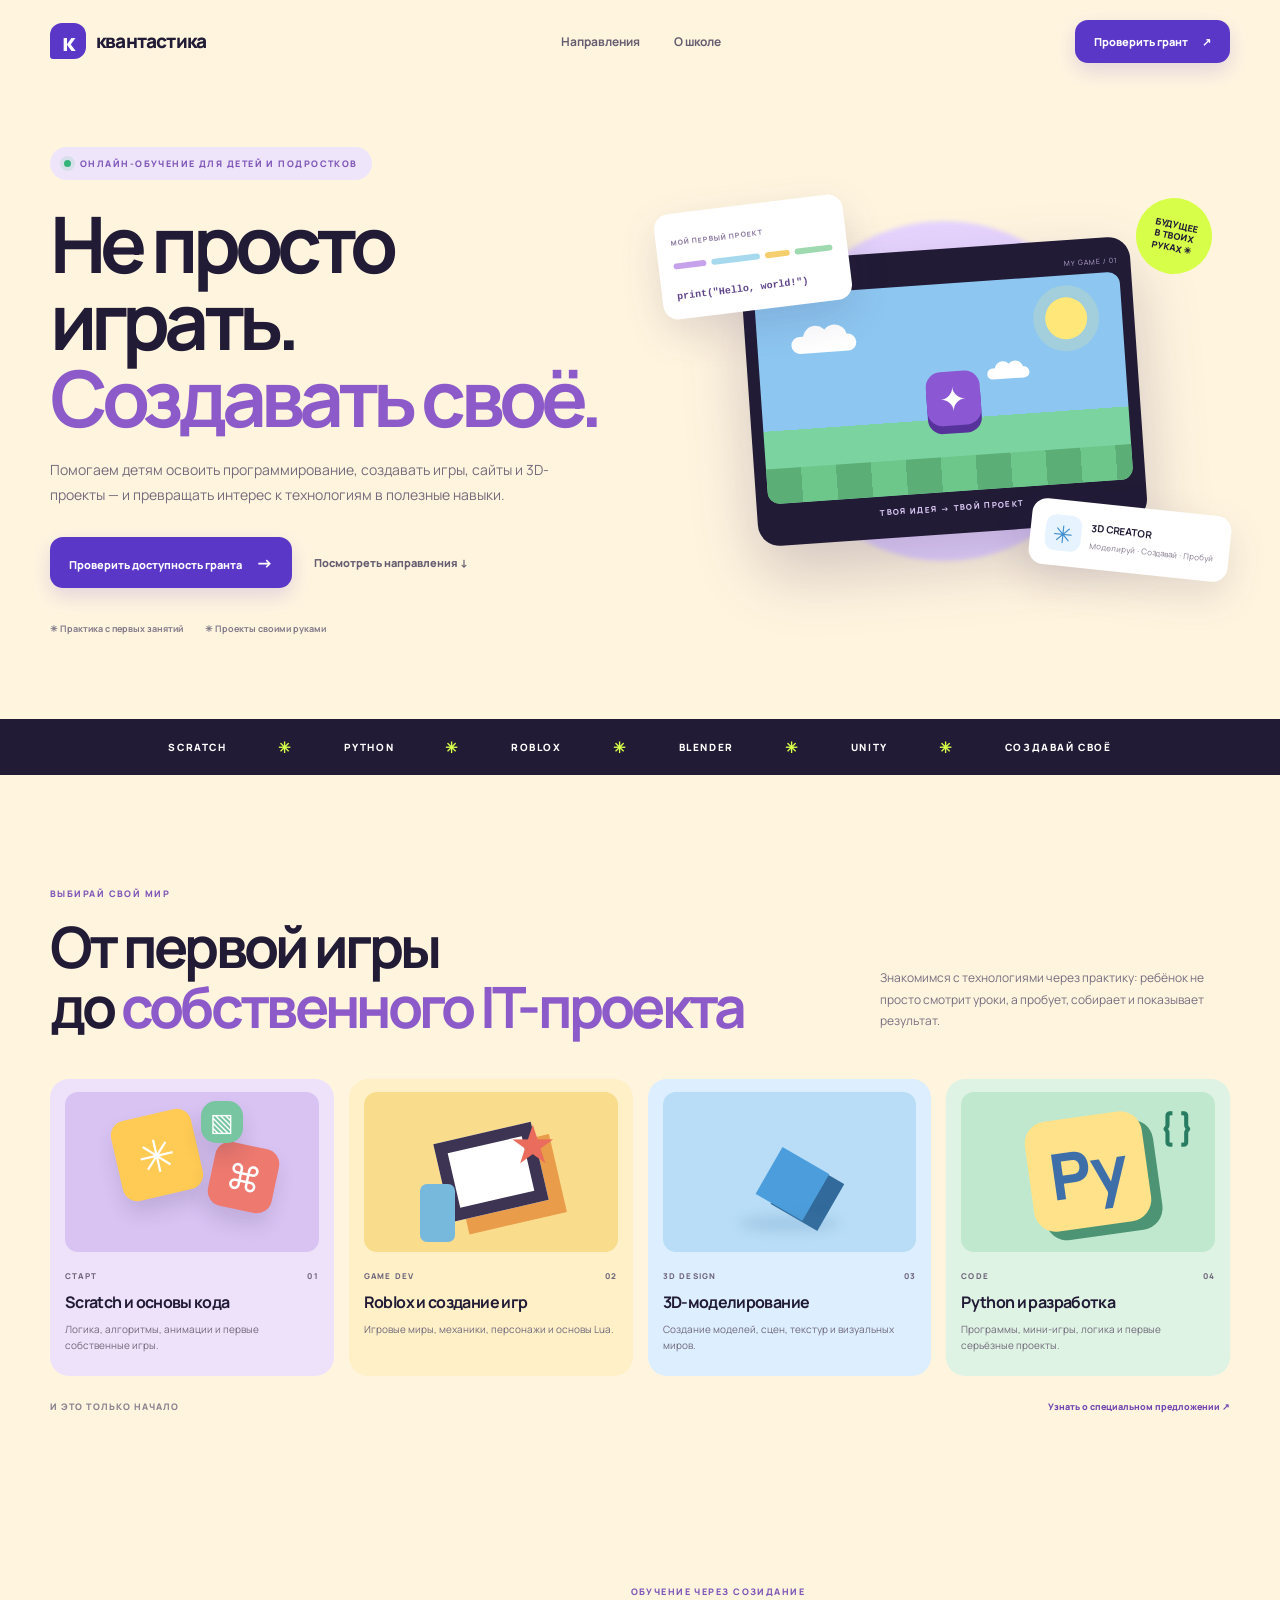
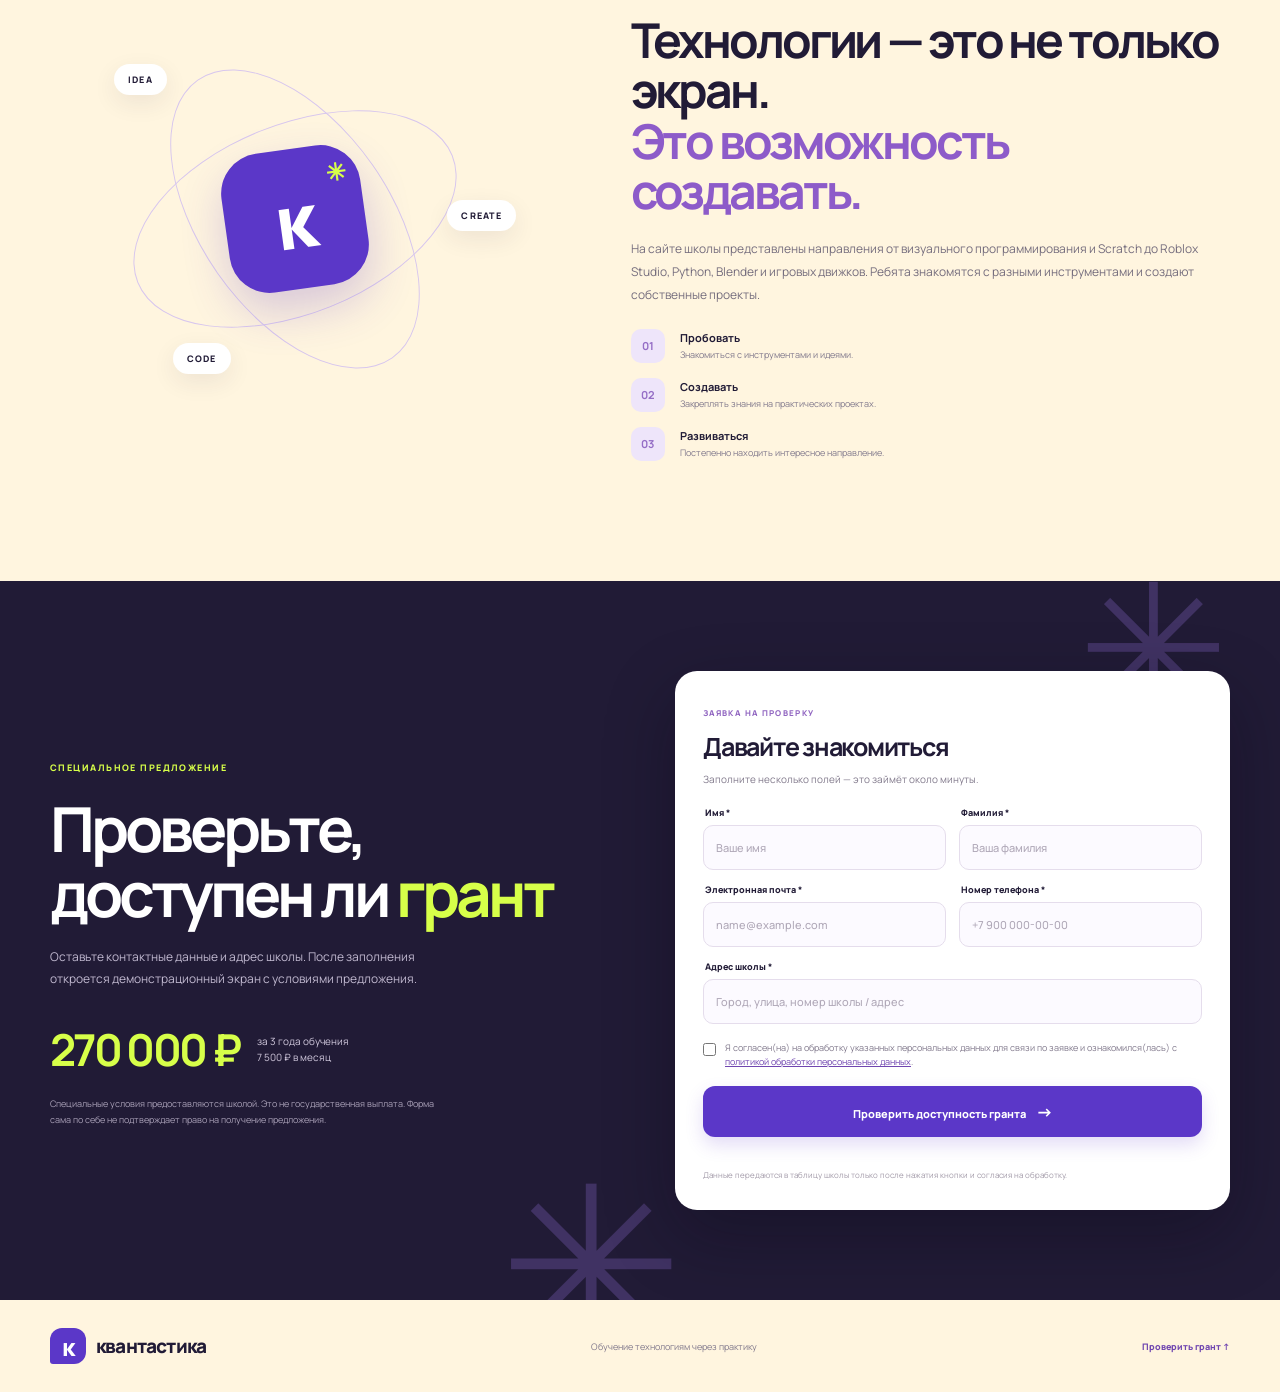
<file: index.html>
<!doctype html>
<html lang="ru"><head><meta charset="UTF-8"><meta name="viewport" content="width=device-width, initial-scale=1"><meta name="theme-color" content="#fff5df"><meta name="description" content="Квантастика — обучение программированию, созданию игр и 3D-моделей для детей."><title>Квантастика — проверьте доступность специального предложения</title><link rel="preconnect" href="https://fonts.googleapis.com"><link rel="preconnect" href="https://fonts.gstatic.com" crossorigin><link href="https://fonts.googleapis.com/css2?family=Manrope:wght@400;500;600;700;800;900&display=swap" rel="stylesheet"><link rel="stylesheet" href="styles.css"></head>
<body>
<header class="site-header"><a class="brand" href="#home"><span class="brand-mark">к</span><span>квантастика</span></a><nav><a href="#courses">Направления</a><a href="#about">О школе</a></nav><a class="header-cta" href="#grant">Проверить грант <span>↗</span></a></header>
<main>
<section class="hero" id="home"><div class="hero-copy"><div class="hero-pill"><span></span> ОНЛАЙН-ОБУЧЕНИЕ ДЛЯ ДЕТЕЙ И ПОДРОСТКОВ</div><h1>Не просто играть.<br><em>Создавать своё.</em></h1><p>Помогаем детям освоить программирование, создавать игры, сайты и 3D-проекты — и превращать интерес к технологиям в полезные навыки.</p><div class="hero-actions"><a class="primary-cta" href="#grant">Проверить доступность гранта <span>→</span></a><a class="text-cta" href="#courses">Посмотреть направления ↓</a></div><div class="hero-trust"><span>✳ Практика с первых занятий</span><span>✳ Проекты своими руками</span></div></div><div class="hero-art"><div class="art-glow"></div><div class="floating-card card-code"><span class="mini-label">МОЙ ПЕРВЫЙ ПРОЕКТ</span><div class="code-lines"><i></i><i></i><i></i><i></i></div><b>print("Hello, world!")</b></div><div class="art-screen"><div class="screen-top"><i></i><i></i><i></i><span>MY GAME / 01</span></div><div class="pixel-world"><div class="sun"></div><div class="cloud cloud-a"></div><div class="cloud cloud-b"></div><div class="pixel-character">✦</div><div class="ground"></div></div><div class="screen-caption">ТВОЯ ИДЕЯ → ТВОЙ ПРОЕКТ</div></div><div class="floating-card card-3d"><span>✳</span><b>3D CREATOR</b><small>Моделируй · Создавай · Пробуй</small></div><div class="sticker">БУДУЩЕЕ<br>В ТВОИХ<br>РУКАХ ✳</div></div></section>
<div class="ticker"><span>SCRATCH</span><b>✳</b><span>PYTHON</span><b>✳</b><span>ROBLOX</span><b>✳</b><span>BLENDER</span><b>✳</b><span>UNITY</span><b>✳</b><span>СОЗДАВАЙ СВОЁ</span></div>
<section class="courses section" id="courses"><div class="section-heading"><div><span class="section-kicker">ВЫБИРАЙ СВОЙ МИР</span><h2>От первой игры<br>до <em>собственного IT-проекта</em></h2></div><p>Знакомимся с технологиями через практику: ребёнок не просто смотрит уроки, а пробует, собирает и показывает результат.</p></div><div class="course-grid">
<article class="course-card course-purple"><div class="course-art art-scratch"><span class="shape shape-one">✳</span><span class="shape shape-two">⌘</span><span class="shape shape-three">▧</span></div><div class="course-meta"><span>СТАРТ</span><span>01</span></div><h3>Scratch и основы кода</h3><p>Логика, алгоритмы, анимации и первые собственные игры.</p></article>
<article class="course-card course-yellow"><div class="course-art art-roblox"><span class="roblox-block"></span><span class="roblox-ball">★</span><span class="roblox-tower"></span></div><div class="course-meta"><span>GAME DEV</span><span>02</span></div><h3>Roblox и создание игр</h3><p>Игровые миры, механики, персонажи и основы Lua.</p></article>
<article class="course-card course-blue"><div class="course-art art-blender"><span class="cube3d">◆</span><span class="cube-shadow"></span></div><div class="course-meta"><span>3D DESIGN</span><span>03</span></div><h3>3D-моделирование</h3><p>Создание моделей, сцен, текстур и визуальных миров.</p></article>
<article class="course-card course-green"><div class="course-art art-python"><span class="python-symbol">Py</span><span class="python-bracket">{ }</span></div><div class="course-meta"><span>CODE</span><span>04</span></div><h3>Python и разработка</h3><p>Программы, мини-игры, логика и первые серьёзные проекты.</p></article>
</div><div class="courses-bottom"><span>И ЭТО ТОЛЬКО НАЧАЛО</span><a href="#grant">Узнать о специальном предложении ↗</a></div></section>
<section class="about section" id="about"><div class="about-visual"><div class="about-orbit orbit-one"></div><div class="about-orbit orbit-two"></div><div class="about-center">к<span>✳</span></div><div class="about-tag tag-a">IDEA</div><div class="about-tag tag-b">CREATE</div><div class="about-tag tag-c">CODE</div></div><div class="about-copy"><span class="section-kicker">ОБУЧЕНИЕ ЧЕРЕЗ СОЗИДАНИЕ</span><h2>Технологии — это не только экран.<br><em>Это возможность создавать.</em></h2><p>На сайте школы представлены направления от визуального программирования и Scratch до Roblox Studio, Python, Blender и игровых движков. Ребята знакомятся с разными инструментами и создают собственные проекты.</p><div class="about-points"><div><b>01</b><span><strong>Пробовать</strong><small>Знакомиться с инструментами и идеями.</small></span></div><div><b>02</b><span><strong>Создавать</strong><small>Закреплять знания на практических проектах.</small></span></div><div><b>03</b><span><strong>Развиваться</strong><small>Постепенно находить интересное направление.</small></span></div></div></div></section>
<section class="grant-section" id="grant"><div class="grant-decoration decor-a">✳</div><div class="grant-decoration decor-b">✳</div><div class="grant-intro"><span class="grant-kicker">СПЕЦИАЛЬНОЕ ПРЕДЛОЖЕНИЕ</span><h2>Проверьте,<br>доступен ли <em>грант</em></h2><p>Оставьте контактные данные и адрес школы. После заполнения откроется демонстрационный экран с условиями предложения.</p><div class="grant-price"><strong>270 000 ₽</strong><span>за 3 года обучения<br>7 500 ₽ в месяц</span></div><small class="grant-disclaimer">Специальные условия предоставляются школой. Это не государственная выплата. Форма сама по себе не подтверждает право на получение предложения.</small></div>
<form class="lead-form" id="leadForm"><div class="form-heading"><span>ЗАЯВКА НА ПРОВЕРКУ</span><h3>Давайте знакомиться</h3><p>Заполните несколько полей — это займёт около минуты.</p></div><div class="form-grid"><div class="field"><label for="firstName">Имя *</label><input id="firstName" name="firstName" autocomplete="given-name" placeholder="Ваше имя" required maxlength="60"></div><div class="field"><label for="lastName">Фамилия *</label><input id="lastName" name="lastName" autocomplete="family-name" placeholder="Ваша фамилия" required maxlength="80"></div><div class="field"><label for="email">Электронная почта *</label><input id="email" name="email" type="email" autocomplete="email" placeholder="name@example.com" required maxlength="120"></div><div class="field"><label for="phone">Номер телефона *</label><input id="phone" name="phone" type="tel" autocomplete="tel" placeholder="+7 900 000-00-00" required minlength="7" maxlength="30"></div><div class="field field-wide"><label for="schoolAddress">Адрес школы *</label><input id="schoolAddress" name="schoolAddress" autocomplete="street-address" placeholder="Город, улица, номер школы / адрес" required minlength="3" maxlength="180"></div></div><label class="consent"><input type="checkbox" id="consent" required><span>Я согласен(на) на обработку указанных персональных данных для связи по заявке и ознакомился(лась) с <a href="PRIVACY_POLICY_URL" target="_blank" rel="noopener">политикой обработки персональных данных</a>.</span></label><button class="submit-lead" id="submitLead" type="submit">Проверить доступность гранта <span>→</span></button><p class="form-status" id="formStatus" role="status"></p><p class="form-privacy">Данные передаются в таблицу школы только после нажатия кнопки и согласия на обработку.</p></form></section>
<div class="checking-overlay" id="checkingOverlay" aria-hidden="true"><div class="checking-panel" role="dialog" aria-modal="true" aria-labelledby="checkingTitle"><div class="checking-brand"><span class="brand-mark">к</span><span>квантастика</span></div><div class="checking-orbit" aria-hidden="true"><div class="orbit-ring orbit-ring-a"></div><div class="orbit-ring orbit-ring-b"></div><div class="orbit-core"><span class="orbit-core-dot"></span></div><span class="orbit-node node-a">✳</span><span class="orbit-node node-b">⌘</span><span class="orbit-node node-c">✓</span></div><span class="checking-kicker">ОБРАБОТКА ЗАЯВКИ</span><h2 id="checkingTitle">Проверяем данные</h2><p class="checking-description" id="checkingDescription">Пожалуйста, подождите немного. Это займёт около 10 секунд.</p><div class="checking-steps"><div class="checking-step active"><span class="step-icon">01</span><span><b>Проверяем заполнение</b><small>Смотрим, все ли данные указаны</small></span><i></i></div><div class="checking-step"><span class="step-icon">02</span><span><b>Обрабатываем адрес</b><small>Готовим информацию для результата</small></span><i></i></div><div class="checking-step"><span class="step-icon">03</span><span><b>Готовим результат</b><small>Собираем демонстрационный экран</small></span><i></i></div></div><div class="checking-progress"><span id="checkingProgress"></span></div><div class="checking-foot"><span>ОБРАБОТКА ЗАЯВКИ</span><b id="checkingPercent">0%</b></div></div></div><footer class="site-footer"><a class="brand" href="#home"><span class="brand-mark">к</span><span>квантастика</span></a><span>Обучение технологиям через практику</span><a href="#grant">Проверить грант ↑</a></footer>
</main><script src="app.js"></script></body></html>
</file>
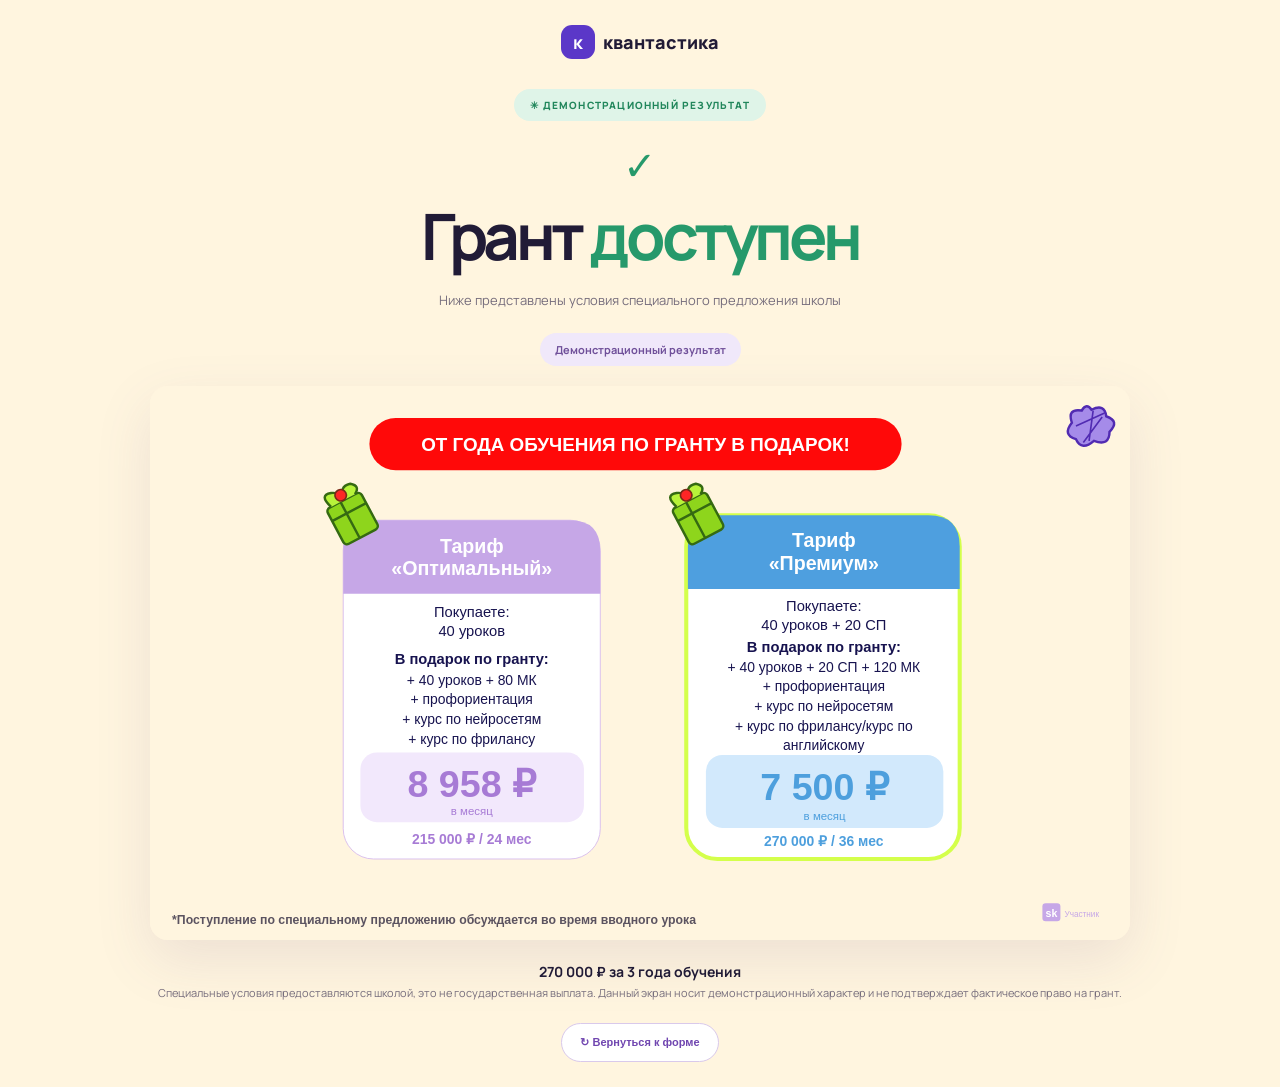
<file: result.html>
<!doctype html><html lang="ru"><head><meta charset="UTF-8"><meta name="viewport" content="width=device-width,initial-scale=1"><meta name="theme-color" content="#fff5df"><title>Результат — специальное предложение</title><link rel="preconnect" href="https://fonts.googleapis.com"><link href="https://fonts.googleapis.com/css2?family=Manrope:wght@400;500;600;700;800;900&display=swap" rel="stylesheet"><style>*{box-sizing:border-box}body{margin:0;min-height:100vh;background:#fff5df;color:#211b36;font-family:Manrope,Arial,sans-serif;display:grid;place-items:center;padding:25px}.card{width:min(980px,100%);text-align:center}.brand{font-weight:900;font-size:18px;margin-bottom:30px}.brand b{display:inline-grid;place-items:center;background:#5b37c8;color:#fff;width:34px;height:34px;border-radius:11px;margin-right:8px}.pill{display:inline-block;background:#dff4e8;color:#21865b;border-radius:99px;padding:9px 16px;font-size:10px;font-weight:900;letter-spacing:.12em}.check{font-size:40px;color:#26996b;margin:16px 0 0}.title{font-size:clamp(38px,6vw,64px);letter-spacing:-.07em;margin:0}.title em{font-style:normal;color:#26996b}.subtitle{color:#766d7c;font-size:13px;margin:12px 0 24px}.school{display:inline-block;background:#f0e8fa;color:#70509a;padding:9px 15px;border-radius:99px;font-size:11px;font-weight:700;margin-bottom:20px}.offer{width:100%;height:auto;display:block;border-radius:18px;box-shadow:0 20px 55px #6f5b8420}.note{font-size:11px;line-height:1.7;color:#766d7c;margin:20px auto}.note strong{color:#211b36;font-size:14px}.again{border:1px solid #d9c9eb;background:#fff;color:#7046b0;border-radius:99px;padding:12px 18px;font-weight:800;font-size:11px;cursor:pointer}@media(max-width:600px){body{padding:14px}.offer{border-radius:10px}.school{border-radius:12px;overflow-wrap:anywhere}}</style></head><body><main class="card"><div class="brand"><b>к</b>квантастика</div><span class="pill">✳ ДЕМОНСТРАЦИОННЫЙ РЕЗУЛЬТАТ</span><div class="check">✓</div><h1 class="title">Грант <em>доступен</em></h1><p class="subtitle">Ниже представлены условия специального предложения школы</p><div class="school" id="school"></div><img class="offer" src="grant-offer.svg" alt="Сравнение тарифов: Премиум 270 000 рублей за 36 месяцев, 7 500 рублей в месяц"><p class="note"><strong>270 000 ₽ за 3 года обучения</strong><br>Специальные условия предоставляются школой, это не государственная выплата. Данный экран носит демонстрационный характер и не подтверждает фактическое право на грант.</p><button class="again" onclick="location.href='index.html#grant'">↻ Вернуться к форме</button></main><script>const address=new URLSearchParams(location.search).get("school")||"";document.querySelector("#school").textContent=address?"Адрес школы: "+address:"Демонстрационный результат";</script></body></html>
</file>
<file: styles.css>
:root{--ink:#211b36;--cream:#fff5df;--purple:#a77bd5;--blue:#4b9edb;--lime:#d7ff49;--green:#29a76f;--muted:#81798c}*{box-sizing:border-box}html{scroll-behavior:smooth}body{margin:0;background:var(--cream);color:var(--ink);font-family:Manrope,Arial,sans-serif}a{color:inherit;text-decoration:none}.site-header{height:82px;max-width:1240px;padding:0 30px;margin:auto;display:flex;align-items:center;justify-content:space-between}.brand{display:flex;align-items:center;gap:10px;font-size:19px;font-weight:900;letter-spacing:-.8px}.brand-mark{width:36px;height:36px;border-radius:12px 12px 12px 3px;background:#5b37c8;color:#fff;display:grid;place-items:center;font-size:24px}.site-header nav{display:flex;gap:34px;font-size:12px;font-weight:700;color:#655d70}.site-header nav a:hover,.text-cta:hover{color:#8152c4}.header-cta,.primary-cta{background:#5b37c8;color:#fff;border-radius:13px;padding:14px 19px;font-size:11px;font-weight:800;box-shadow:0 8px 20px #5b37c82c;transition:.2s}.header-cta span{margin-left:12px}.header-cta:hover,.primary-cta:hover{background:#4425a6;transform:translateY(-2px)}.hero{max-width:1240px;margin:0 auto;padding:65px 30px 84px;display:grid;grid-template-columns:1fr 1fr;align-items:center;gap:35px;min-height:570px}.hero-pill,.section-kicker,.grant-kicker{font-size:9px;font-weight:900;letter-spacing:.16em;color:#8057b8}.hero-pill{display:inline-flex;align-items:center;gap:9px;background:#eee5fa;border-radius:99px;padding:10px 14px}.hero-pill span{width:7px;height:7px;border-radius:50%;background:#35b47a;box-shadow:0 0 0 4px #35b47a20}.hero h1{font-size:clamp(48px,6.4vw,78px);line-height:.99;letter-spacing:-.075em;margin:25px 0 20px}.hero h1 em,.section h2 em,.grant-intro h2 em{font-style:normal;color:#8d5bc9}.hero-copy>p{max-width:500px;font-size:14px;line-height:1.8;color:#746c7c}.hero-actions{display:flex;align-items:center;gap:22px;margin-top:30px}.primary-cta span{margin-left:12px;font-size:17px}.text-cta{font-size:11px;font-weight:800;color:#655d70}.hero-trust{display:flex;gap:22px;margin-top:34px;color:#827a89;font-size:9px;font-weight:700}.hero-art{height:420px;position:relative;display:grid;place-items:center}.art-glow{position:absolute;width:340px;height:340px;border-radius:50%;background:#e7d5ff;filter:blur(2px)}.art-screen{position:relative;width:min(390px,90%);height:285px;border-radius:22px;background:#211b36;padding:12px;box-shadow:0 28px 65px #38235a3b;transform:rotate(-4deg)}.screen-top{height:23px;display:flex;align-items:center;gap:5px;color:#b8a6d1;font-size:7px;letter-spacing:.15em}.screen-top i{width:6px;height:6px;border-radius:50%;background:#fa837d}.screen-top i:nth-child(2){background:#f5cb58}.screen-top i:nth-child(3){background:#76d69a}.screen-top span{margin-left:auto}.pixel-world{height:208px;position:relative;overflow:hidden;border-radius:12px;background:linear-gradient(#8dc7f1 0 65%,#7bd4a0 65%)}.sun{position:absolute;right:35px;top:22px;width:42px;height:42px;background:#ffe77a;border-radius:50%;box-shadow:0 0 0 12px #ffe77a30}.cloud{position:absolute;width:65px;height:17px;border-radius:99px;background:#fff}.cloud:before,.cloud:after{content:"";position:absolute;background:#fff;border-radius:50%;width:25px;height:25px;top:-10px}.cloud:before{left:12px}.cloud:after{right:9px}.cloud-a{left:34px;top:43px}.cloud-b{right:85px;top:85px;transform:scale(.65)}.pixel-character{position:absolute;z-index:2;left:45%;top:88px;width:54px;height:54px;border-radius:15px;background:#8c57d2;color:#fff;display:grid;place-items:center;font-size:33px;box-shadow:0 8px 0 #56329b}.ground{position:absolute;bottom:0;height:35px;width:100%;background:repeating-linear-gradient(90deg,#5baf76 0 35px,#6dc78a 35px 70px)}.screen-caption{color:#d9c7f2;font-size:8px;font-weight:800;letter-spacing:.17em;text-align:center;padding-top:10px}.floating-card{position:absolute;z-index:3;background:#fff;border-radius:15px;padding:15px;box-shadow:0 15px 40px #38235a24}.card-code{top:23px;left:0;width:190px;transform:rotate(-7deg)}.mini-label{font-size:7px;letter-spacing:.15em;color:#8e7ca4;font-weight:900}.code-lines{display:flex;gap:5px;margin:13px 0}.code-lines i{height:6px;width:33px;border-radius:9px;background:#c6a2ed}.code-lines i:nth-child(2){width:49px;background:#a6d9ee}.code-lines i:nth-child(3){width:25px;background:#f5ce6d}.code-lines i:nth-child(4){width:38px;background:#9ed9b0}.card-code b{font-family:monospace;font-size:10px;color:#60458a}.card-3d{bottom:28px;right:0;display:grid;grid-template-columns:36px 1fr;column-gap:9px;align-items:center;transform:rotate(6deg)}.card-3d>span{grid-row:span 2;width:36px;height:36px;background:#e7f4ff;border-radius:10px;display:grid;place-items:center;color:#438fce;font-size:24px}.card-3d b{font-size:10px}.card-3d small{font-size:8px;color:#81798c}.sticker{position:absolute;right:18px;top:17px;width:76px;height:76px;background:#d7ff49;border-radius:50%;display:grid;place-content:center;text-align:center;font-size:9px;font-weight:900;line-height:1.25;transform:rotate(12deg)}.ticker{height:56px;background:#211b36;color:#fff;display:flex;align-items:center;justify-content:center;gap:clamp(15px,4vw,54px);font-size:10px;letter-spacing:.16em;font-weight:900;overflow:hidden;white-space:nowrap}.ticker b{color:#d7ff49;font-size:15px}.section{max-width:1240px;margin:auto;padding:105px 30px}.section-heading{display:flex;justify-content:space-between;align-items:end;gap:35px;margin-bottom:42px}.section h2,.grant-intro h2{font-size:clamp(36px,5vw,57px);line-height:1.05;letter-spacing:-.065em;margin:15px 0 0}.section-heading>p{max-width:350px;color:#776f80;font-size:12px;line-height:1.8;margin:0 0 5px}.course-grid{display:grid;grid-template-columns:repeat(4,1fr);gap:15px}.course-card{border-radius:19px;padding:13px 15px 22px;min-width:0}.course-purple{background:#eee2fb}.course-yellow{background:#fff0c8}.course-blue{background:#dceeff}.course-green{background:#dff3e4}.course-art{height:160px;border-radius:13px;position:relative;overflow:hidden;display:grid;place-items:center}.art-scratch{background:#d8c3f3}.shape{position:absolute;display:grid;place-items:center;border-radius:15px;box-shadow:0 12px 20px #34244a24}.shape-one{width:82px;height:82px;background:#ffcb54;color:#fff;font-size:45px;left:20%;top:22px;transform:rotate(-13deg)}.shape-two{width:65px;height:65px;background:#ed796f;color:white;font-size:35px;right:17%;top:53px;transform:rotate(12deg)}.shape-three{width:42px;height:42px;background:#78c5a2;color:#fff;font-size:25px;right:30%;top:9px}.art-roblox{background:#f9dc8c}.roblox-block{width:100px;height:80px;background:#fff;border:12px solid #3d3453;transform:rotate(-13deg);box-shadow:15px 16px 0 #e99c49}.roblox-ball{position:absolute;font-size:53px;color:#e96c5c;right:24%;top:15px}.roblox-tower{position:absolute;width:35px;height:58px;background:#77b9dc;left:22%;bottom:10px;border-radius:7px}.art-blender{background:#b9ddf6}.cube3d{font-size:100px;color:#4b9edb;text-shadow:12px 14px 0 #316a9b;transform:rotate(-15deg)}.cube-shadow{position:absolute;width:100px;height:17px;background:#4a82ad33;border-radius:50%;bottom:20px;filter:blur(6px)}.art-python{background:#bfe8ce}.python-symbol{font-size:64px;font-weight:900;color:#3e6fa9;background:#ffe28a;border-radius:22px;padding:12px 20px;transform:rotate(-8deg);box-shadow:10px 10px 0 #4c9474}.python-bracket{position:absolute;right:20px;top:14px;font-size:32px;font-weight:900;color:#287c62}.course-meta{display:flex;justify-content:space-between;font-size:8px;font-weight:900;letter-spacing:.15em;color:#71677d;margin:18px 0 10px}.course-card h3{font-size:16px;letter-spacing:-.04em;margin:0 0 8px}.course-card p{font-size:10px;line-height:1.65;color:#70697a;margin:0}.courses-bottom{display:flex;justify-content:space-between;margin-top:24px;font-size:9px;font-weight:900;letter-spacing:.12em;color:#8a8290}.courses-bottom a{color:#7046b0;letter-spacing:0}.about{display:grid;grid-template-columns:.9fr 1.1fr;gap:90px;align-items:center;padding-top:60px;padding-bottom:120px}.about-visual{height:390px;position:relative;display:grid;place-items:center}.about-orbit{position:absolute;border:1px solid #d8c7ee;border-radius:50%;transform:rotate(-22deg)}.orbit-one{width:340px;height:190px}.orbit-two{width:340px;height:190px;transform:rotate(55deg)}.about-center{width:140px;height:140px;border-radius:40px;background:#5b37c8;color:white;display:grid;place-content:center;text-align:center;font-size:75px;font-weight:900;box-shadow:0 20px 45px #5b37c83c;transform:rotate(-8deg)}.about-center span{position:absolute;font-size:24px;right:13px;top:12px;color:#d7ff49}.about-tag{position:absolute;padding:9px 14px;border-radius:99px;background:#fff;box-shadow:0 8px 25px #35214b15;font-size:9px;font-weight:900;letter-spacing:.14em}.tag-a{top:40px;left:13%}.tag-b{right:5%;top:45%}.tag-c{bottom:40px;left:25%}.about-copy h2{font-size:clamp(34px,4vw,48px)}.about-copy>p{font-size:12px;line-height:1.9;color:#756d7d;margin:22px 0}.about-points{display:grid;gap:15px}.about-points>div{display:flex;align-items:center;gap:15px}.about-points b{font-size:11px;color:#956ec6;background:#eee5fa;width:34px;height:34px;border-radius:10px;display:grid;place-items:center}.about-points span{display:grid;gap:3px}.about-points strong{font-size:11px}.about-points small{font-size:9px;color:#81798c}.grant-section{position:relative;overflow:hidden;background:#211b36;color:#fff;padding:90px max(30px,calc((100vw - 1180px)/2));display:grid;grid-template-columns:1fr 1fr;gap:70px;align-items:center}.grant-intro,.lead-form{position:relative;z-index:1}.grant-kicker{color:#d7ff49}.grant-intro h2{font-size:clamp(42px,5vw,62px);margin:20px 0}.grant-intro h2 em{color:#d7ff49}.grant-intro>p{font-size:12px;line-height:1.8;color:#c1b9d0;max-width:420px}.grant-price{display:flex;align-items:center;gap:18px;margin:30px 0 17px}.grant-price strong{font-size:44px;letter-spacing:-.06em;color:#d7ff49}.grant-price span{font-size:10px;line-height:1.6;color:#d1c9dd}.grant-disclaimer{display:block;max-width:390px;color:#a9a0b7;font-size:9px;line-height:1.7}.grant-decoration{position:absolute;color:#403263;font-size:180px}.decor-a{right:4%;top:-60px}.decor-b{left:39%;bottom:-110px;font-size:220px}.lead-form{background:#fff;color:#211b36;border-radius:22px;padding:28px;box-shadow:0 25px 70px #08051250}.form-heading>span{font-size:8px;letter-spacing:.17em;color:#9166c1;font-weight:900}.form-heading h3{font-size:25px;letter-spacing:-.05em;margin:8px 0}.form-heading p{font-size:10px;color:#827a8c;margin:0 0 20px}.form-grid{display:grid;grid-template-columns:1fr 1fr;gap:13px}.field{min-width:0}.field-wide{grid-column:1/-1}.field label{display:block;font-size:9px;font-weight:800;margin:0 0 6px 2px}.field input{width:100%;height:45px;border:1px solid #e5ddec;border-radius:10px;background:#fcfaff;padding:0 12px;font:500 11px Manrope,Arial,sans-serif;outline:none;color:#211b36}.field input:focus{border-color:#a77bd5;box-shadow:0 0 0 3px #a77bd522}.field input::placeholder{color:#b0a8b8}.consent{display:flex;gap:9px;align-items:flex-start;margin:17px 0;color:#81798c;font-size:9px;line-height:1.6}.consent input{margin:2px 0 0;accent-color:#6740b5;flex:0 0 auto}.consent a{color:#7046b0;text-decoration:underline}.submit-lead{width:100%;height:51px;border:0;border-radius:12px;background:#5b37c8;color:#fff;font:800 11px Manrope,Arial,sans-serif;cursor:pointer;box-shadow:0 8px 18px #5b37c82c;transition:.2s}.submit-lead:hover{background:#4425a6;transform:translateY(-2px)}.submit-lead:disabled{opacity:.6;cursor:wait;transform:none}.submit-lead span{font-size:17px;margin-left:8px}.form-status{font-size:10px;min-height:14px;margin:10px 0 0;color:#6f55a2}.form-status.error{color:#b54444}.form-status.success{color:#22865b}.form-privacy{font-size:8px;line-height:1.6;color:#a29aa8;margin:8px 0 0}.site-footer{max-width:1240px;margin:auto;padding:28px 30px;display:flex;align-items:center;justify-content:space-between}.site-footer>span,.site-footer>a:last-child{font-size:9px;color:#81798c}.site-footer>a:last-child{font-weight:800;color:#7046b0}@media(max-width:850px){.site-header{padding:0 18px}.site-header nav{display:none}.hero{grid-template-columns:1fr;padding:55px 22px 60px}.hero-copy{max-width:650px}.hero-art{height:350px}.section{padding:75px 22px}.course-grid{grid-template-columns:repeat(2,1fr)}.about{gap:30px}.grant-section{padding:70px 22px;gap:30px}.grant-price strong{font-size:36px}}@media(max-width:600px){.site-header{height:68px}.brand{font-size:16px}.brand-mark{width:31px;height:31px}.header-cta{font-size:9px;padding:12px}.hero{padding-top:38px}.hero h1{font-size:52px}.hero-copy>p{font-size:12px}.hero-actions{align-items:flex-start;flex-direction:column;gap:17px}.hero-trust{flex-direction:column;gap:8px}.hero-art{height:315px}.art-screen{height:245px}.pixel-world{height:168px}.card-code{left:-3px;top:8px;transform:scale(.85) rotate(-7deg);transform-origin:top left}.card-3d{right:-4px;bottom:7px;transform:scale(.85) rotate(6deg);transform-origin:bottom right}.sticker{right:0;top:0;transform:scale(.8) rotate(12deg)}.ticker{justify-content:flex-start;padding-left:20px;gap:20px}.section-heading{display:block}.section-heading>p{margin-top:20px}.course-grid{gap:10px}.course-card{padding:9px 10px 16px}.course-art{height:120px}.course-card h3{font-size:13px}.course-card p{font-size:9px}.courses-bottom{font-size:8px;gap:12px}.about{grid-template-columns:1fr;gap:15px;padding-top:25px}.about-visual{height:280px}.orbit-one,.orbit-two{width:280px;height:160px}.about-center{width:110px;height:110px;font-size:60px}.about-copy h2{font-size:36px}.grant-section{grid-template-columns:1fr;padding:65px 18px;gap:32px}.grant-intro h2{font-size:48px}.grant-price strong{font-size:38px}.lead-form{padding:22px 17px}.form-grid{gap:11px}.field input{font-size:10px;padding:0 9px}.site-footer{padding:22px 18px;gap:12px;flex-wrap:wrap}.site-footer>span{order:3;width:100%}}
/* Refined 10-second application processing screen */
.checking-overlay{position:fixed;inset:0;z-index:1000;display:grid;place-items:center;padding:20px;background:rgba(25,19,42,.76);backdrop-filter:blur(12px);opacity:0;visibility:hidden;transition:opacity .35s ease,visibility .35s ease}
.checking-overlay.is-visible{opacity:1;visibility:visible}.checking-panel{width:min(470px,100%);background:#fffaf0;border-radius:25px;padding:27px 30px 23px;box-shadow:0 30px 100px #09061170;text-align:center;transform:translateY(14px) scale(.985);transition:transform .4s cubic-bezier(.2,.8,.2,1)}.checking-overlay.is-visible .checking-panel{transform:translateY(0) scale(1)}
.checking-brand{display:flex;justify-content:center;align-items:center;gap:9px;font-size:15px;font-weight:900;letter-spacing:-.5px}.checking-brand .brand-mark{width:30px;height:30px;font-size:19px;border-radius:10px 10px 10px 3px}
.checking-orbit{width:130px;height:130px;position:relative;margin:19px auto 10px;display:grid;place-items:center}.orbit-ring{position:absolute;border:1px solid #d8c7ee;border-radius:50%;inset:8px;animation:orbitSpin 8s linear infinite}.orbit-ring-a{border-style:dashed;border-color:#bca2dc}.orbit-ring-b{inset:21px;border-color:#e4d9ef;animation-direction:reverse;animation-duration:12s}.orbit-core{width:58px;height:58px;border-radius:20px;background:linear-gradient(145deg,#7652c9,#4f30a8);box-shadow:0 10px 25px #5b37c84d;display:grid;place-items:center;transform:rotate(-8deg)}.orbit-core-dot{width:13px;height:13px;border-radius:50%;background:#d7ff49;box-shadow:0 0 0 8px #d7ff4928;animation:corePulse 1.8s ease-in-out infinite}.orbit-node{position:absolute;width:27px;height:27px;border-radius:9px;background:#fff;box-shadow:0 5px 15px #38235a1c;display:grid;place-items:center;font-size:13px;font-weight:900;color:#7652c9}.node-a{top:5px;left:17px;color:#8b60c6}.node-b{right:5px;top:49px;color:#4b9edb}.node-c{bottom:4px;left:53px;color:#26996b}
.checking-kicker{font-size:8px;letter-spacing:.2em;font-weight:900;color:#9166c1}.checking-panel h2{font-size:29px;letter-spacing:-.06em;margin:8px 0 7px}.checking-description{font-size:10px;color:#81798c;margin:0 0 20px;line-height:1.6}
.checking-steps{display:grid;gap:8px;text-align:left}.checking-step{display:grid;grid-template-columns:31px 1fr 18px;align-items:center;gap:10px;padding:10px 12px;border:1px solid #eee7f3;border-radius:12px;background:#fff;opacity:.52;transition:opacity .3s,border-color .3s,background .3s}.checking-step.active{opacity:1;border-color:#cbb4e6;background:#f7f1ff}.checking-step.done{opacity:1;border-color:#d4eadc;background:#f3fbf5}.step-icon{width:28px;height:28px;border-radius:9px;background:#f0e8fa;color:#8057b8;display:grid;place-items:center;font-size:9px;font-weight:900}.checking-step.done .step-icon{background:#dff4e8;color:#21865b}.checking-step b,.checking-step small{display:block}.checking-step b{font-size:10px}.checking-step small{font-size:8px;color:#92899a;margin-top:3px}.checking-step>i{width:8px;height:8px;border:1.5px solid #c8bfd0;border-radius:50%;justify-self:end}.checking-step.active>i{border-color:#8057b8;border-top-color:transparent;animation:orbitSpin .7s linear infinite}.checking-step.done>i{width:15px;height:15px;border:0;border-radius:50%;background:#26996b;position:relative}.checking-step.done>i:after{content:"";position:absolute;width:5px;height:3px;border-left:1.5px solid white;border-bottom:1.5px solid white;transform:rotate(-45deg);left:5px;top:5px}
.checking-progress{height:5px;background:#eee8f2;border-radius:99px;overflow:hidden;margin-top:19px}.checking-progress span{display:block;width:0;height:100%;border-radius:99px;background:linear-gradient(90deg,#9c75d2,#5b37c8,#b8a0e0);transition:width .25s linear}.checking-foot{display:flex;justify-content:space-between;align-items:center;margin-top:9px;color:#a198a9;font-size:7px;letter-spacing:.1em;font-weight:800}.checking-foot b{font-size:9px;color:#7652c9;letter-spacing:0;font-variant-numeric:tabular-nums}
@keyframes orbitSpin{to{transform:rotate(360deg)}}@keyframes corePulse{0%,100%{transform:scale(.85);opacity:.8}50%{transform:scale(1.15);opacity:1}}
@media(max-width:480px){.checking-panel{padding:23px 17px 19px;border-radius:20px}.checking-panel h2{font-size:26px}.checking-orbit{width:116px;height:116px;margin:15px auto 8px}.checking-step{padding:9px 10px;gap:8px}}@media(prefers-reduced-motion:reduce){.checking-overlay,.checking-panel,.checking-step,.checking-progress span{transition:none}.orbit-ring,.orbit-core-dot,.checking-step.active>i{animation:none}}
</file>
